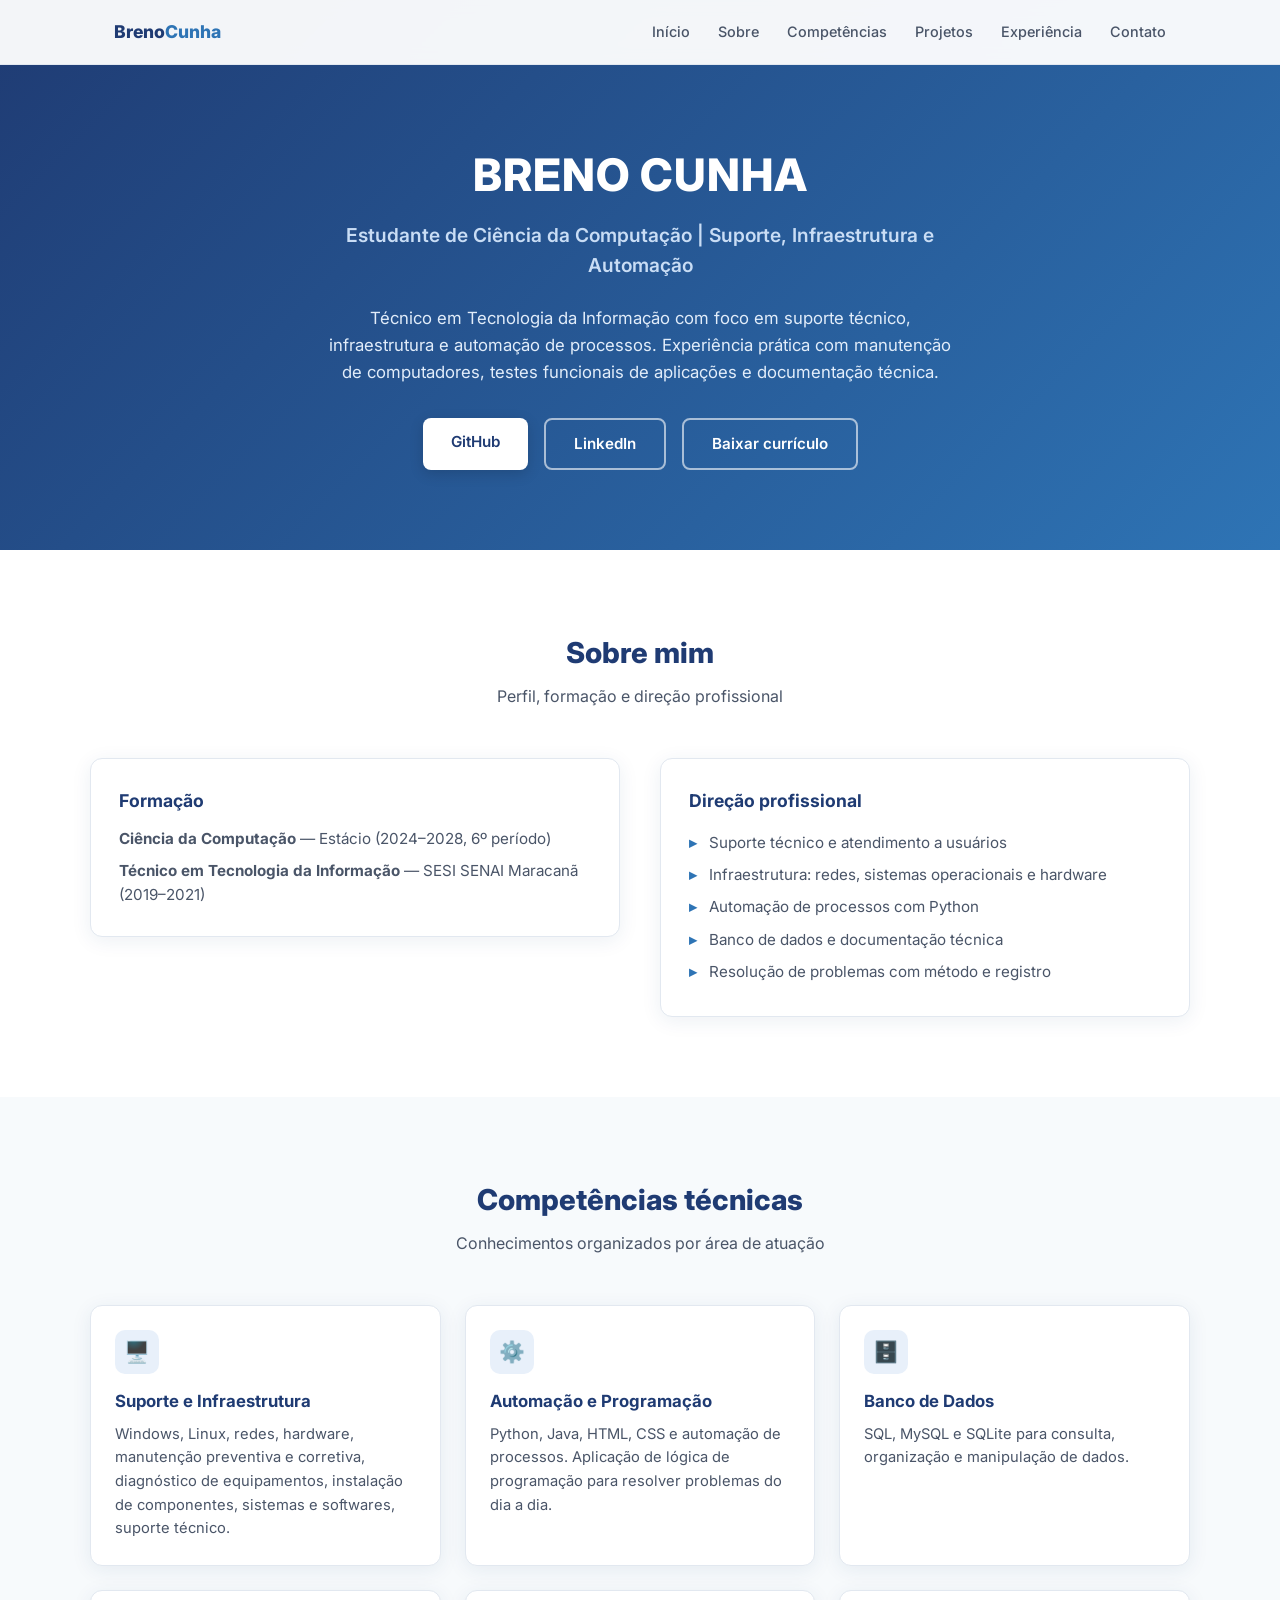
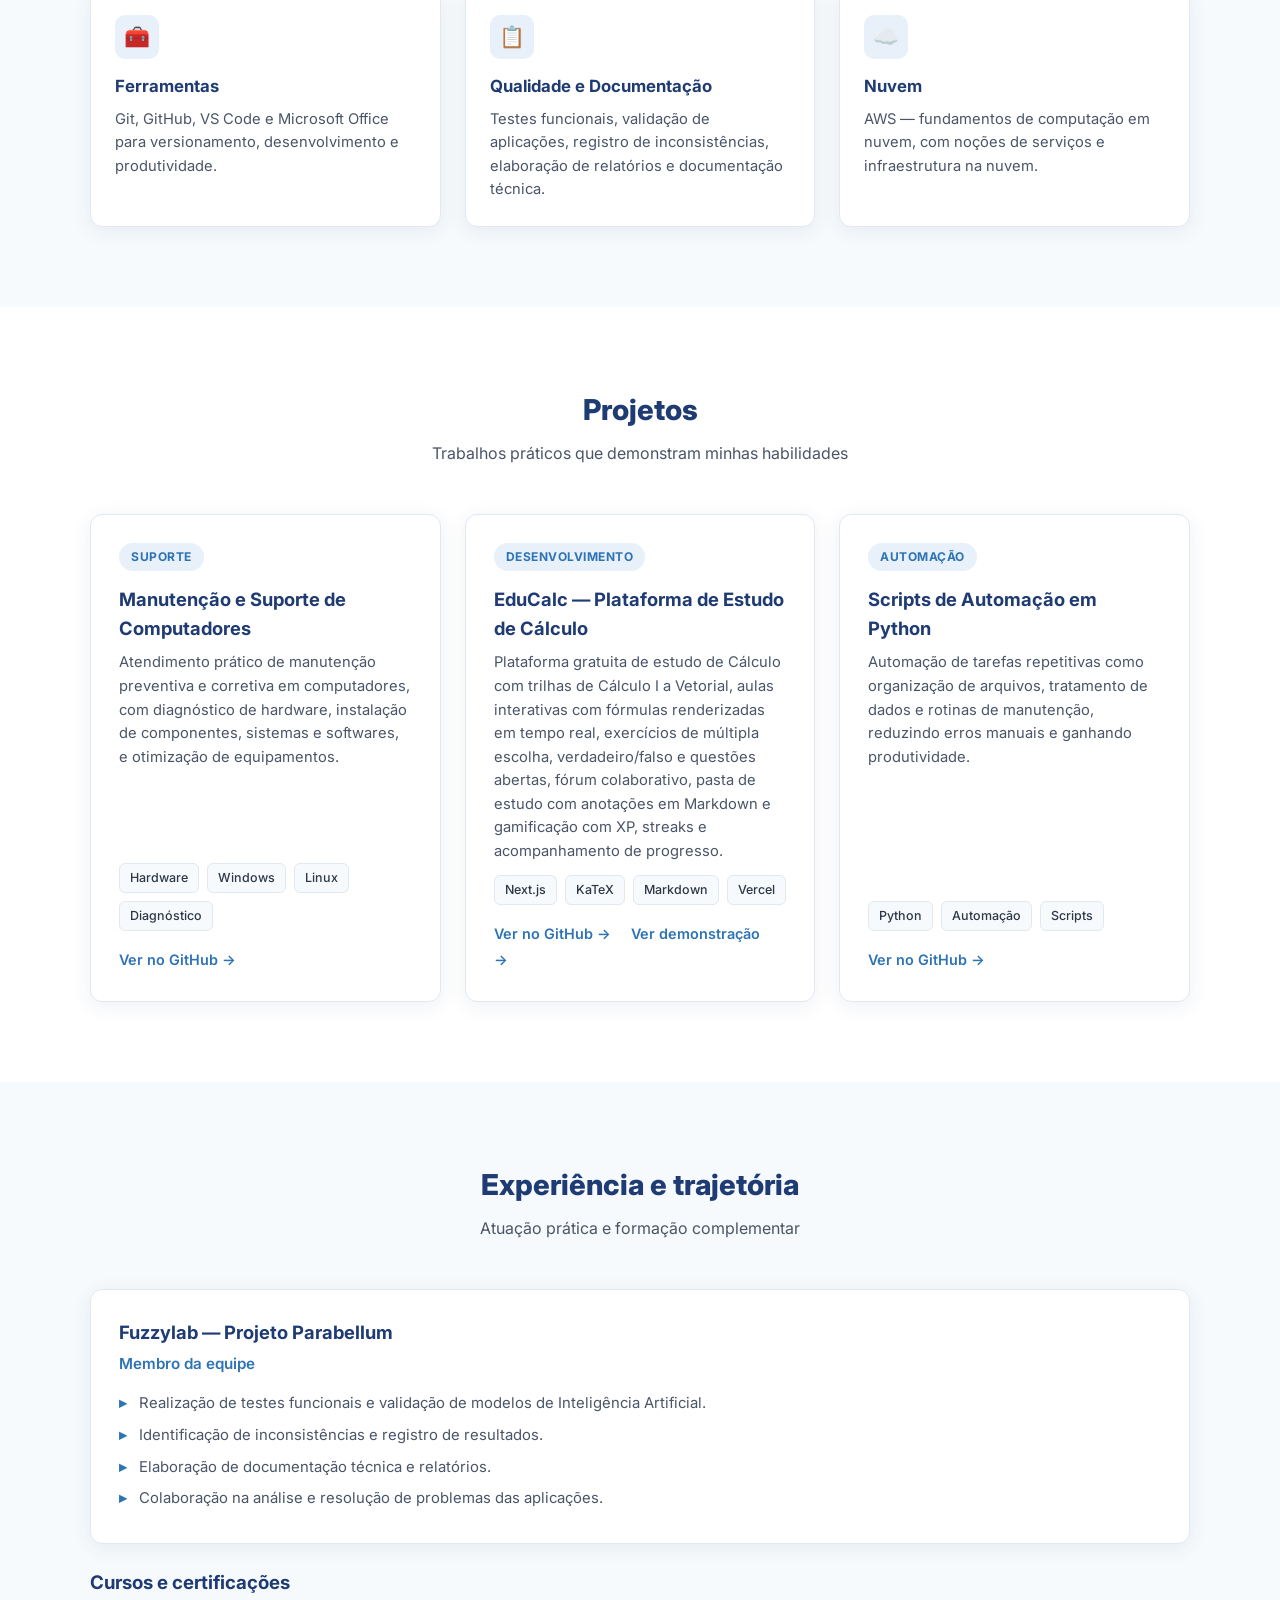
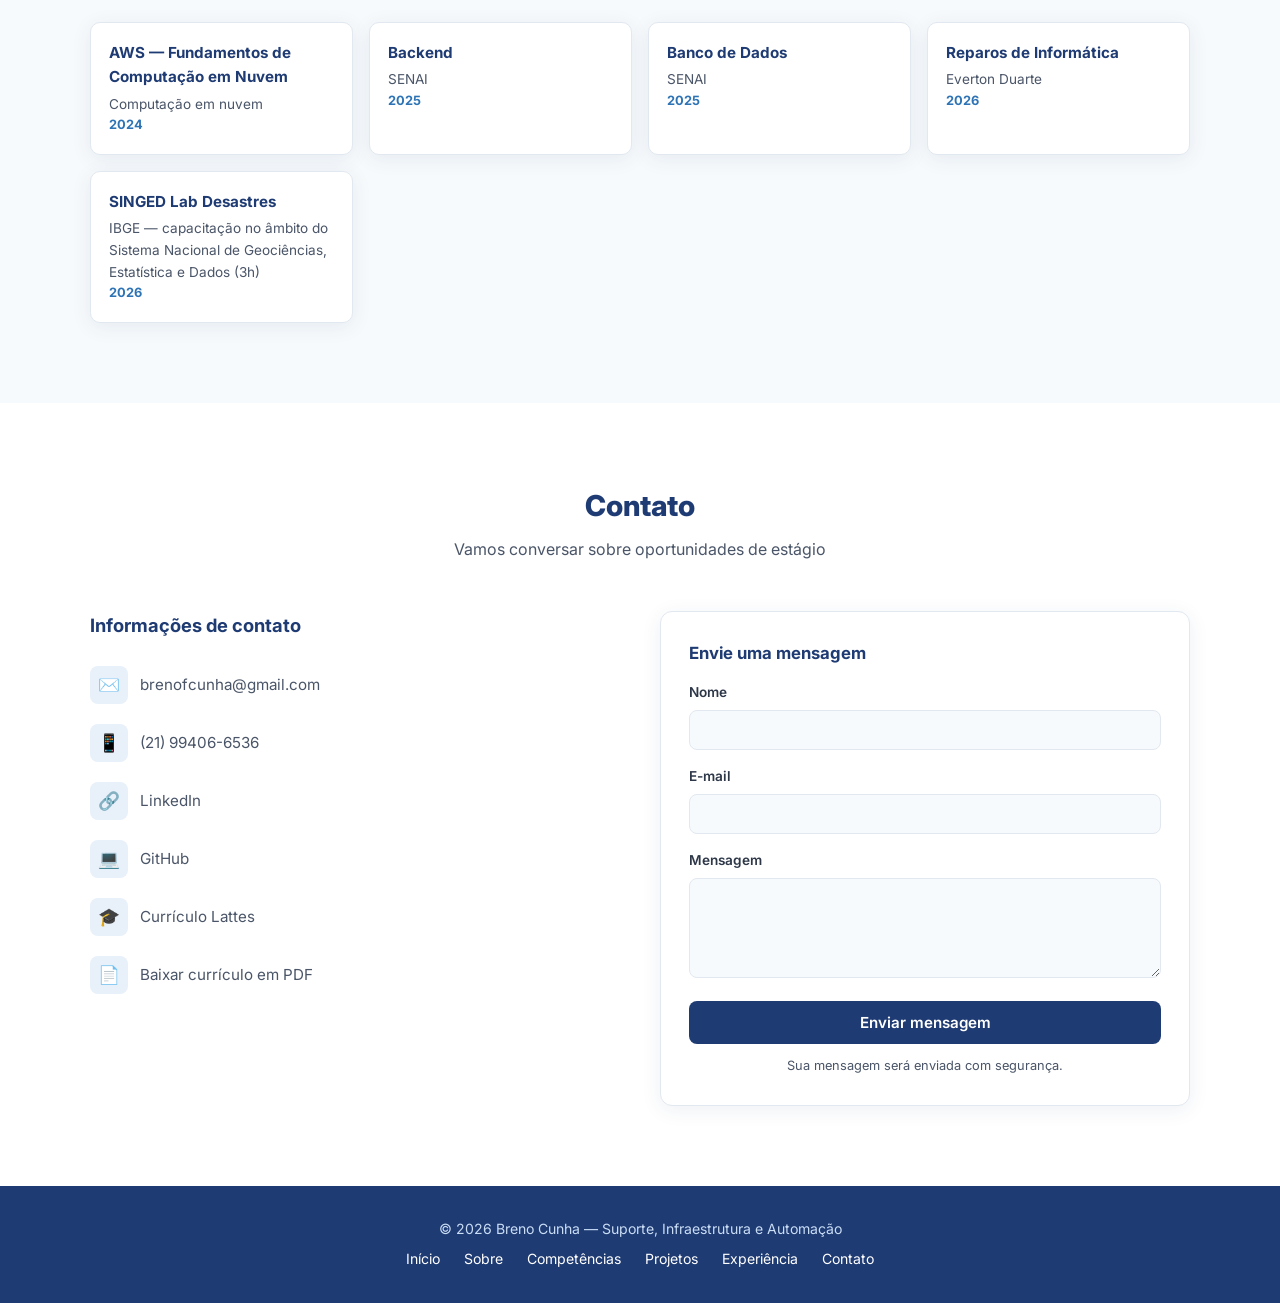
<file: new.html>
<!DOCTYPE html>
<html lang="pt-BR">
<head>
<meta charset="UTF-8">
<meta name="viewport" content="width=device-width, initial-scale=1.0">
<title>Breno Cunha | Suporte, Infraestrutura e Automação</title>
<meta name="description" content="Portfólio de Breno Cunha, estudante de Ciência da Computação com foco em suporte técnico, infraestrutura e automação de TI.">
<link rel="preconnect" href="https://fonts.googleapis.com">
<link rel="preconnect" href="https://fonts.gstatic.com" crossorigin>
<link href="https://fonts.googleapis.com/css2?family=Inter:wght@400;500;600;700;800&display=swap" rel="stylesheet">
<style>
  :root {
    --azul-escuro: #1F3B73;
    --azul-medio: #2E74B5;
    --azul-claro: #E8F0FA;
    --cinza-escuro: #2D3748;
    --cinza-medio: #4A5568;
    --cinza-claro: #F7FAFC;
    --branco: #FFFFFF;
    --borda: #E2E8F0;
    --sombra: 0 4px 20px rgba(31, 59, 115, 0.08);
  }

  * { margin: 0; padding: 0; box-sizing: border-box; }

  html { scroll-behavior: smooth; }

  body {
    font-family: 'Inter', -apple-system, BlinkMacSystemFont, 'Segoe UI', Roboto, sans-serif;
    color: var(--cinza-escuro);
    background: var(--branco);
    line-height: 1.6;
  }

  /* ===== MENU FIXO ===== */
  header {
    position: fixed;
    top: 0;
    left: 0;
    right: 0;
    background: rgba(255, 255, 255, 0.95);
    backdrop-filter: blur(8px);
    border-bottom: 1px solid var(--borda);
    z-index: 1000;
  }

  .nav-container {
    max-width: 1100px;
    margin: 0 auto;
    padding: 0 24px;
    display: flex;
    align-items: center;
    justify-content: space-between;
    height: 64px;
  }

  .nav-logo {
    font-weight: 800;
    font-size: 1.1rem;
    color: var(--azul-escuro);
    text-decoration: none;
  }

  .nav-logo span { color: var(--azul-medio); }

  .nav-links {
    display: flex;
    gap: 28px;
    list-style: none;
  }

  .nav-links a {
    text-decoration: none;
    color: var(--cinza-medio);
    font-size: 0.9rem;
    font-weight: 500;
    transition: color 0.2s;
  }

  .nav-links a:hover { color: var(--azul-medio); }

  .nav-toggle {
    display: none;
    background: none;
    border: none;
    font-size: 1.5rem;
    color: var(--azul-escuro);
    cursor: pointer;
  }

  /* ===== HERO ===== */
  .hero {
    padding: 140px 24px 80px;
    background: linear-gradient(135deg, var(--azul-escuro) 0%, var(--azul-medio) 100%);
    color: var(--branco);
    text-align: center;
  }

  .hero h1 {
    font-size: 2.8rem;
    font-weight: 800;
    letter-spacing: 1px;
    margin-bottom: 8px;
  }

  .hero .subtitulo {
    font-size: 1.2rem;
    font-weight: 600;
    color: #C9DDF5;
    margin-bottom: 24px;
  }

  .hero p {
    max-width: 640px;
    margin: 0 auto 32px;
    font-size: 1.05rem;
    color: #E2EDFA;
  }

  .hero-botoes {
    display: flex;
    gap: 16px;
    justify-content: center;
    flex-wrap: wrap;
  }

  .btn {
    display: inline-block;
    padding: 12px 28px;
    border-radius: 8px;
    font-weight: 600;
    font-size: 0.95rem;
    text-decoration: none;
    transition: transform 0.2s, box-shadow 0.2s;
  }

  .btn:hover { transform: translateY(-2px); }

  .btn-primario {
    background: var(--branco);
    color: var(--azul-escuro);
    box-shadow: 0 4px 14px rgba(0, 0, 0, 0.15);
  }

  .btn-secundario {
    background: transparent;
    color: var(--branco);
    border: 2px solid rgba(255, 255, 255, 0.6);
  }

  .btn-secundario:hover { border-color: var(--branco); }

  /* ===== SEÇÕES ===== */
  section { padding: 80px 24px; }

  .container {
    max-width: 1100px;
    margin: 0 auto;
  }

  .secao-titulo {
    font-size: 1.8rem;
    font-weight: 800;
    color: var(--azul-escuro);
    text-align: center;
    margin-bottom: 8px;
  }

  .secao-subtitulo {
    text-align: center;
    color: var(--cinza-medio);
    max-width: 600px;
    margin: 0 auto 48px;
    font-size: 1rem;
  }

  .bg-claro { background: var(--cinza-claro); }

  /* ===== SOBRE ===== */
  .sobre-grid {
    display: grid;
    grid-template-columns: 1fr 1fr;
    gap: 40px;
    align-items: start;
  }

  .sobre-card {
    background: var(--branco);
    border: 1px solid var(--borda);
    border-radius: 12px;
    padding: 28px;
    box-shadow: var(--sombra);
  }

  .sobre-card h3 {
    color: var(--azul-escuro);
    font-size: 1.1rem;
    margin-bottom: 12px;
  }

  .sobre-card p { color: var(--cinza-medio); font-size: 0.95rem; }

  .sobre-card ul {
    list-style: none;
    margin-top: 8px;
  }

  .sobre-card li {
    color: var(--cinza-medio);
    font-size: 0.95rem;
    padding: 4px 0;
    padding-left: 20px;
    position: relative;
  }

  .sobre-card li::before {
    content: "▸";
    position: absolute;
    left: 0;
    color: var(--azul-medio);
    font-weight: 700;
  }

  /* ===== COMPETÊNCIAS ===== */
  .comp-grid {
    display: grid;
    grid-template-columns: repeat(auto-fit, minmax(300px, 1fr));
    gap: 24px;
  }

  .comp-card {
    background: var(--branco);
    border: 1px solid var(--borda);
    border-radius: 12px;
    padding: 24px;
    box-shadow: var(--sombra);
    transition: transform 0.2s, box-shadow 0.2s;
  }

  .comp-card:hover {
    transform: translateY(-4px);
    box-shadow: 0 8px 30px rgba(31, 59, 115, 0.12);
  }

  .comp-icone {
    width: 44px;
    height: 44px;
    border-radius: 10px;
    background: var(--azul-claro);
    color: var(--azul-medio);
    display: flex;
    align-items: center;
    justify-content: center;
    font-size: 1.3rem;
    margin-bottom: 14px;
  }

  .comp-card h3 {
    color: var(--azul-escuro);
    font-size: 1.05rem;
    margin-bottom: 8px;
  }

  .comp-card p {
    color: var(--cinza-medio);
    font-size: 0.92rem;
  }

  /* ===== PROJETOS ===== */
  .proj-grid {
    display: grid;
    grid-template-columns: repeat(auto-fit, minmax(320px, 1fr));
    gap: 24px;
  }

  .proj-card {
    background: var(--branco);
    border: 1px solid var(--borda);
    border-radius: 12px;
    padding: 28px;
    box-shadow: var(--sombra);
    display: flex;
    flex-direction: column;
    transition: transform 0.2s, box-shadow 0.2s;
  }

  .proj-card:hover {
    transform: translateY(-4px);
    box-shadow: 0 8px 30px rgba(31, 59, 115, 0.12);
  }

  .proj-tag {
    align-self: flex-start;
    background: var(--azul-claro);
    color: var(--azul-medio);
    font-size: 0.75rem;
    font-weight: 700;
    text-transform: uppercase;
    letter-spacing: 0.5px;
    padding: 4px 12px;
    border-radius: 20px;
    margin-bottom: 14px;
  }

  .proj-card h3 {
    color: var(--azul-escuro);
    font-size: 1.15rem;
    margin-bottom: 8px;
  }

  .proj-card p {
    color: var(--cinza-medio);
    font-size: 0.92rem;
    margin-bottom: 12px;
    flex-grow: 1;
  }

  .proj-tech {
    display: flex;
    flex-wrap: wrap;
    gap: 8px;
    margin-bottom: 16px;
  }

  .proj-tech span {
    background: var(--cinza-claro);
    border: 1px solid var(--borda);
    color: var(--cinza-escuro);
    font-size: 0.78rem;
    font-weight: 500;
    padding: 4px 10px;
    border-radius: 6px;
  }

  .proj-links a {
    color: var(--azul-medio);
    font-weight: 600;
    font-size: 0.9rem;
    text-decoration: none;
    margin-right: 16px;
  }

  .proj-links a:hover { text-decoration: underline; }

  /* ===== EXPERIÊNCIA ===== */
  .exp-item {
    background: var(--branco);
    border: 1px solid var(--borda);
    border-radius: 12px;
    padding: 28px;
    box-shadow: var(--sombra);
    margin-bottom: 24px;
  }

  .exp-item h3 {
    color: var(--azul-escuro);
    font-size: 1.15rem;
    margin-bottom: 4px;
  }

  .exp-item .exp-org {
    color: var(--azul-medio);
    font-weight: 600;
    font-size: 0.95rem;
    margin-bottom: 12px;
  }

  .exp-item ul {
    list-style: none;
  }

  .exp-item li {
    color: var(--cinza-medio);
    font-size: 0.93rem;
    padding: 4px 0;
    padding-left: 20px;
    position: relative;
  }

  .exp-item li::before {
    content: "▸";
    position: absolute;
    left: 0;
    color: var(--azul-medio);
    font-weight: 700;
  }

  .cursos-grid {
    display: grid;
    grid-template-columns: repeat(auto-fit, minmax(240px, 1fr));
    gap: 16px;
    margin-top: 24px;
  }

  .curso-card {
    background: var(--branco);
    border: 1px solid var(--borda);
    border-radius: 10px;
    padding: 18px;
    box-shadow: var(--sombra);
  }

  .curso-card h4 {
    color: var(--azul-escuro);
    font-size: 0.95rem;
    margin-bottom: 4px;
  }

  .curso-card p {
    color: var(--cinza-medio);
    font-size: 0.85rem;
  }

  .curso-card .curso-ano {
    color: var(--azul-medio);
    font-weight: 700;
    font-size: 0.8rem;
  }

  /* ===== CONTATO ===== */
  .contato-grid {
    display: grid;
    grid-template-columns: 1fr 1fr;
    gap: 40px;
  }

  .contato-info h3 {
    color: var(--azul-escuro);
    font-size: 1.15rem;
    margin-bottom: 16px;
  }

  .contato-item {
    display: flex;
    align-items: center;
    gap: 12px;
    padding: 10px 0;
    color: var(--cinza-medio);
    font-size: 0.95rem;
  }

  .contato-item a {
    color: var(--cinza-medio);
    text-decoration: none;
    transition: color 0.2s;
  }

  .contato-item a:hover { color: var(--azul-medio); }

  .contato-icone {
    width: 38px;
    height: 38px;
    border-radius: 8px;
    background: var(--azul-claro);
    color: var(--azul-medio);
    display: flex;
    align-items: center;
    justify-content: center;
    font-size: 1.1rem;
    flex-shrink: 0;
  }

  .contato-form {
    background: var(--branco);
    border: 1px solid var(--borda);
    border-radius: 12px;
    padding: 28px;
    box-shadow: var(--sombra);
  }

  .contato-form h3 {
    color: var(--azul-escuro);
    font-size: 1.05rem;
    margin-bottom: 16px;
  }

  .form-grupo { margin-bottom: 16px; }

  .form-grupo label {
    display: block;
    font-size: 0.85rem;
    font-weight: 600;
    color: var(--cinza-escuro);
    margin-bottom: 6px;
  }

  .form-grupo input,
  .form-grupo textarea {
    width: 100%;
    padding: 10px 14px;
    border: 1px solid var(--borda);
    border-radius: 8px;
    font-family: inherit;
    font-size: 0.92rem;
    color: var(--cinza-escuro);
    background: var(--cinza-claro);
    transition: border-color 0.2s;
  }

  .form-grupo input:focus,
  .form-grupo textarea:focus {
    outline: none;
    border-color: var(--azul-medio);
    background: var(--branco);
  }

  .form-grupo textarea { resize: vertical; min-height: 100px; }

  .btn-enviar {
    width: 100%;
    padding: 12px;
    background: var(--azul-escuro);
    color: var(--branco);
    border: none;
    border-radius: 8px;
    font-family: inherit;
    font-size: 0.95rem;
    font-weight: 600;
    cursor: pointer;
    transition: background 0.2s;
  }

  .btn-enviar:hover { background: var(--azul-medio); }

  .form-nota {
    font-size: 0.8rem;
    color: var(--cinza-medio);
    margin-top: 12px;
    text-align: center;
  }

  /* ===== RODAPÉ ===== */
  footer {
    background: var(--azul-escuro);
    color: #C9DDF5;
    text-align: center;
    padding: 32px 24px;
    font-size: 0.88rem;
  }

  footer a {
    color: var(--branco);
    text-decoration: none;
    margin: 0 10px;
  }

  footer a:hover { text-decoration: underline; }

  /* ===== ANIMAÇÃO DE ENTRADA ===== */
  .reveal {
    opacity: 0;
    transform: translateY(24px);
    transition: opacity 0.6s ease, transform 0.6s ease;
  }

  .reveal.visivel {
    opacity: 1;
    transform: translateY(0);
  }

  /* ===== RESPONSIVO ===== */
  @media (max-width: 768px) {
    .nav-links {
      display: none;
      position: absolute;
      top: 64px;
      left: 0;
      right: 0;
      background: var(--branco);
      flex-direction: column;
      padding: 16px 24px;
      border-bottom: 1px solid var(--borda);
      gap: 16px;
    }

    .nav-links.aberto { display: flex; }

    .nav-toggle { display: block; }

    .hero { padding: 120px 20px 60px; }

    .hero h1 { font-size: 2rem; }

    .sobre-grid,
    .contato-grid { grid-template-columns: 1fr; }

    section { padding: 60px 20px; }
  }
</style>
</head>
<body>

<!-- ===== MENU ===== -->
<header>
  <nav class="nav-container">
    <a href="#inicio" class="nav-logo">Breno<span>Cunha</span></a>
    <button class="nav-toggle" id="navToggle" aria-label="Abrir menu">☰</button>
    <ul class="nav-links" id="navLinks">
      <li><a href="#inicio">Início</a></li>
      <li><a href="#sobre">Sobre</a></li>
      <li><a href="#competencias">Competências</a></li>
      <li><a href="#projetos">Projetos</a></li>
      <li><a href="#experiencia">Experiência</a></li>
      <li><a href="#contato">Contato</a></li>
    </ul>
  </nav>
</header>

<!-- ===== HERO ===== -->
<section class="hero" id="inicio">
  <h1>BRENO CUNHA</h1>
  <p class="subtitulo">Estudante de Ciência da Computação | Suporte, Infraestrutura e Automação</p>
  <p>Técnico em Tecnologia da Informação com foco em suporte técnico, infraestrutura e automação de processos. Experiência prática com manutenção de computadores, testes funcionais de aplicações e documentação técnica.</p>
  <div class="hero-botoes">
    <a href="https://github.com/brenofcunha" target="_blank" rel="noopener" class="btn btn-primario">GitHub</a>
    <a href="https://www.linkedin.com/in/breno-cunha-36672b22b/" target="_blank" rel="noopener" class="btn btn-secundario">LinkedIn</a>
    <a href="Curriculo_Breno_Cunha_Estagio_TI.pdf" download class="btn btn-secundario">Baixar currículo</a>
  </div>
</section>

<!-- ===== SOBRE ===== -->
<section id="sobre">
  <div class="container">
    <h2 class="secao-titulo">Sobre mim</h2>
    <p class="secao-subtitulo">Perfil, formação e direção profissional</p>
    <div class="sobre-grid">
      <div class="sobre-card reveal">
        <h3>Formação</h3>
        <p><strong>Ciência da Computação</strong> — Estácio (2024–2028, 6º período)</p>
        <p style="margin-top:8px;"><strong>Técnico em Tecnologia da Informação</strong> — SESI SENAI Maracanã (2019–2021)</p>
      </div>
      <div class="sobre-card reveal">
        <h3>Direção profissional</h3>
        <ul>
          <li>Suporte técnico e atendimento a usuários</li>
          <li>Infraestrutura: redes, sistemas operacionais e hardware</li>
          <li>Automação de processos com Python</li>
          <li>Banco de dados e documentação técnica</li>
          <li>Resolução de problemas com método e registro</li>
        </ul>
      </div>
    </div>
  </div>
</section>

<!-- ===== COMPETÊNCIAS ===== -->
<section id="competencias" class="bg-claro">
  <div class="container">
    <h2 class="secao-titulo">Competências técnicas</h2>
    <p class="secao-subtitulo">Conhecimentos organizados por área de atuação</p>
    <div class="comp-grid">
      <div class="comp-card reveal">
        <div class="comp-icone">🖥️</div>
        <h3>Suporte e Infraestrutura</h3>
        <p>Windows, Linux, redes, hardware, manutenção preventiva e corretiva, diagnóstico de equipamentos, instalação de componentes, sistemas e softwares, suporte técnico.</p>
      </div>
      <div class="comp-card reveal">
        <div class="comp-icone">⚙️</div>
        <h3>Automação e Programação</h3>
        <p>Python, Java, HTML, CSS e automação de processos. Aplicação de lógica de programação para resolver problemas do dia a dia.</p>
      </div>
      <div class="comp-card reveal">
        <div class="comp-icone">🗄️</div>
        <h3>Banco de Dados</h3>
        <p>SQL, MySQL e SQLite para consulta, organização e manipulação de dados.</p>
      </div>
      <div class="comp-card reveal">
        <div class="comp-icone">🧰</div>
        <h3>Ferramentas</h3>
        <p>Git, GitHub, VS Code e Microsoft Office para versionamento, desenvolvimento e produtividade.</p>
      </div>
      <div class="comp-card reveal">
        <div class="comp-icone">📋</div>
        <h3>Qualidade e Documentação</h3>
        <p>Testes funcionais, validação de aplicações, registro de inconsistências, elaboração de relatórios e documentação técnica.</p>
      </div>
      <div class="comp-card reveal">
        <div class="comp-icone">☁️</div>
        <h3>Nuvem</h3>
        <p>AWS — fundamentos de computação em nuvem, com noções de serviços e infraestrutura na nuvem.</p>
      </div>
    </div>
  </div>
</section>

<!-- ===== PROJETOS ===== -->
<section id="projetos">
  <div class="container">
    <h2 class="secao-titulo">Projetos</h2>
    <p class="secao-subtitulo">Trabalhos práticos que demonstram minhas habilidades</p>
    <div class="proj-grid">
      <div class="proj-card reveal">
        <span class="proj-tag">Suporte</span>
        <h3>Manutenção e Suporte de Computadores</h3>
        <p>Atendimento prático de manutenção preventiva e corretiva em computadores, com diagnóstico de hardware, instalação de componentes, sistemas e softwares, e otimização de equipamentos.</p>
        <div class="proj-tech">
          <span>Hardware</span>
          <span>Windows</span>
          <span>Linux</span>
          <span>Diagnóstico</span>
        </div>
        <div class="proj-links">
          <a href="https://github.com/brenofcunha" target="_blank" rel="noopener">Ver no GitHub →</a>
        </div>
      </div>
      <div class="proj-card reveal">
        <span class="proj-tag">Desenvolvimento</span>
        <h3>EduCalc — Plataforma de Estudo de Cálculo</h3>
        <p>Plataforma gratuita de estudo de Cálculo com trilhas de Cálculo I a Vetorial, aulas interativas com fórmulas renderizadas em tempo real, exercícios de múltipla escolha, verdadeiro/falso e questões abertas, fórum colaborativo, pasta de estudo com anotações em Markdown e gamificação com XP, streaks e acompanhamento de progresso.</p>
        <div class="proj-tech">
            <span>Next.js</span>
            <span>KaTeX</span>
            <span>Markdown</span>
            <span>Vercel</span>
        </div>
        <div class="proj-links">
            <a href="https://github.com/brenofcunha/edu-cal" target="_blank" rel="noopener">Ver no GitHub →</a>
            <a href="https://edu-cal-khaki.vercel.app" target="_blank" rel="noopener">Ver demonstração →</a>
        </div>
        </div>
      <div class="proj-card reveal">
        <span class="proj-tag">Automação</span>
        <h3>Scripts de Automação em Python</h3>
        <p>Automação de tarefas repetitivas como organização de arquivos, tratamento de dados e rotinas de manutenção, reduzindo erros manuais e ganhando produtividade.</p>
        <div class="proj-tech">
          <span>Python</span>
          <span>Automação</span>
          <span>Scripts</span>
        </div>
        <div class="proj-links">
          <a href="https://github.com/brenofcunha" target="_blank" rel="noopener">Ver no GitHub →</a>
        </div>
      </div>
    </div>
  </div>
</section>

<!-- ===== EXPERIÊNCIA ===== -->
<section id="experiencia" class="bg-claro">
  <div class="container">
    <h2 class="secao-titulo">Experiência e trajetória</h2>
    <p class="secao-subtitulo">Atuação prática e formação complementar</p>

    <div class="exp-item reveal">
      <h3>Fuzzylab — Projeto Parabellum</h3>
      <p class="exp-org">Membro da equipe</p>
      <ul>
        <li>Realização de testes funcionais e validação de modelos de Inteligência Artificial.</li>
        <li>Identificação de inconsistências e registro de resultados.</li>
        <li>Elaboração de documentação técnica e relatórios.</li>
        <li>Colaboração na análise e resolução de problemas das aplicações.</li>
      </ul>
    </div>

    <h3 style="color:var(--azul-escuro); margin-bottom:16px;">Cursos e certificações</h3>
    <div class="cursos-grid">
      <div class="curso-card reveal">
        <h4>AWS — Fundamentos de Computação em Nuvem</h4>
        <p>Computação em nuvem</p>
        <p class="curso-ano">2024</p>
      </div>
      <div class="curso-card reveal">
        <h4>Backend</h4>
        <p>SENAI</p>
        <p class="curso-ano">2025</p>
      </div>
      <div class="curso-card reveal">
        <h4>Banco de Dados</h4>
        <p>SENAI</p>
        <p class="curso-ano">2025</p>
      </div>
      <div class="curso-card reveal">
        <h4>Reparos de Informática</h4>
        <p>Everton Duarte</p>
        <p class="curso-ano">2026</p>
      </div>
      <div class="curso-card reveal">
        <h4>SINGED Lab Desastres</h4>
        <p>IBGE — capacitação no âmbito do Sistema Nacional de Geociências, Estatística e Dados (3h)</p>
        <p class="curso-ano">2026</p>
      </div>
    </div>
  </div>
</section>

<!-- ===== CONTATO ===== -->
<section id="contato">
  <div class="container">
    <h2 class="secao-titulo">Contato</h2>
    <p class="secao-subtitulo">Vamos conversar sobre oportunidades de estágio</p>
    <div class="contato-grid">
      <div class="contato-info reveal">
        <h3>Informações de contato</h3>
        <div class="contato-item">
          <div class="contato-icone">✉️</div>
          <a href="mailto:brenofcunha@gmail.com">brenofcunha@gmail.com</a>
        </div>
        <div class="contato-item">
          <div class="contato-icone">📱</div>
          <span>(21) 99406-6536</span>
        </div>
        <div class="contato-item">
          <div class="contato-icone">🔗</div>
          <a href="https://www.linkedin.com/in/breno-cunha-36672b22b/" target="_blank" rel="noopener">LinkedIn</a>
        </div>
        <div class="contato-item">
          <div class="contato-icone">💻</div>
          <a href="https://github.com/brenofcunha" target="_blank" rel="noopener">GitHub</a>
        </div>
        <div class="contato-item">
          <div class="contato-icone">🎓</div>
          <a href="http://lattes.cnpq.br/1323709229504980" target="_blank" rel="noopener">Currículo Lattes</a>
        </div>
        <div class="contato-item">
          <div class="contato-icone">📄</div>
          <a href="Curriculo_Breno_Cunha_Estagio_TI.pdf" download>Baixar currículo em PDF</a>
        </div>
      </div>
      <div class="contato-form reveal">
        <h3>Envie uma mensagem</h3>
        <form id="formContato">
          <div class="form-grupo">
            <label for="nome">Nome</label>
            <input type="text" id="nome" name="nome" required>
          </div>
          <div class="form-grupo">
            <label for="email">E-mail</label>
            <input type="email" id="email" name="email" required>
          </div>
          <div class="form-grupo">
            <label for="mensagem">Mensagem</label>
            <textarea id="mensagem" name="mensagem" required></textarea>
          </div>
          <button type="submit" class="btn-enviar">Enviar mensagem</button>
          <p class="form-nota" id="feedbackStatus" role="status" aria-live="polite">Sua mensagem será enviada com segurança.</p>
        </form>
      </div>
    </div>
  </div>
</section>

<!-- ===== RODAPÉ ===== -->
<footer>
  <p>© 2026 Breno Cunha — Suporte, Infraestrutura e Automação</p>
  <p style="margin-top:8px;">
    <a href="#inicio">Início</a>
    <a href="#sobre">Sobre</a>
    <a href="#competencias">Competências</a>
    <a href="#projetos">Projetos</a>
    <a href="#experiencia">Experiência</a>
    <a href="#contato">Contato</a>
  </p>
</footer>

<script>
  // Menu mobile
  const navToggle = document.getElementById('navToggle');
  const navLinks = document.getElementById('navLinks');

  navToggle.addEventListener('click', () => {
    navLinks.classList.toggle('aberto');
  });

  // Fechar menu ao clicar em um link
  navLinks.querySelectorAll('a').forEach(link => {
    link.addEventListener('click', () => {
      navLinks.classList.remove('aberto');
    });
  });

  // Animação de entrada ao rolar
  const observer = new IntersectionObserver((entries) => {
    entries.forEach(entry => {
      if (entry.isIntersecting) {
        entry.target.classList.add('visivel');
      }
    });
  }, { threshold: 0.1 });

  document.querySelectorAll('.reveal').forEach(el => observer.observe(el));

  // Envio do formulário pela função serverless /api/send-feedback
  document.getElementById('formContato').addEventListener('submit', async function (event) {
    event.preventDefault();

    const form = event.currentTarget;
    const submitButton = form.querySelector('button[type="submit"]');
    const status = document.getElementById('feedbackStatus');
    const originalButtonText = submitButton.textContent;

    submitButton.disabled = true;
    submitButton.textContent = 'Enviando...';
    status.textContent = 'Enviando sua mensagem...';
    status.className = 'form-nota';

    try {
      if (window.location.protocol === 'file:') {
        const subject = encodeURIComponent('Contato pelo portfólio — Breno Cunha');
        const body = encodeURIComponent(
          `Nome: ${form.elements.nome.value.trim()}\n` +
          `E-mail: ${form.elements.email.value.trim()}\n\n` +
          form.elements.mensagem.value.trim()
        );

        window.location.href = `mailto:brenofcunha@gmail.com?subject=${subject}&body=${body}`;
        status.textContent = 'Seu aplicativo de e-mail foi aberto para concluir o envio.';
        status.className = 'form-nota sucesso';
        return;
      }

      const response = await fetch('/api/send-feedback', {
        method: 'POST',
        headers: { 'Content-Type': 'application/json' },
        body: JSON.stringify({
          from_name: form.elements.nome.value.trim(),
          from_email: form.elements.email.value.trim(),
          message: form.elements.mensagem.value.trim()
        })
      });

      const result = await response.json();

      if (!response.ok) {
        throw new Error(result.error || 'Não foi possível enviar a mensagem.');
      }

      form.reset();
      status.textContent = 'Mensagem enviada com sucesso. Obrigado pelo contato!';
      status.className = 'form-nota sucesso';
    } catch (error) {
      status.textContent = error instanceof TypeError
        ? 'Não foi possível conectar ao servidor. Tente novamente em instantes.'
        : (error.message || 'Não foi possível enviar a mensagem. Tente novamente mais tarde.');
      status.className = 'form-nota erro';
    } finally {
      submitButton.disabled = false;
      submitButton.textContent = originalButtonText;
    }
  });
</script>

</body>
</html>
</file>
